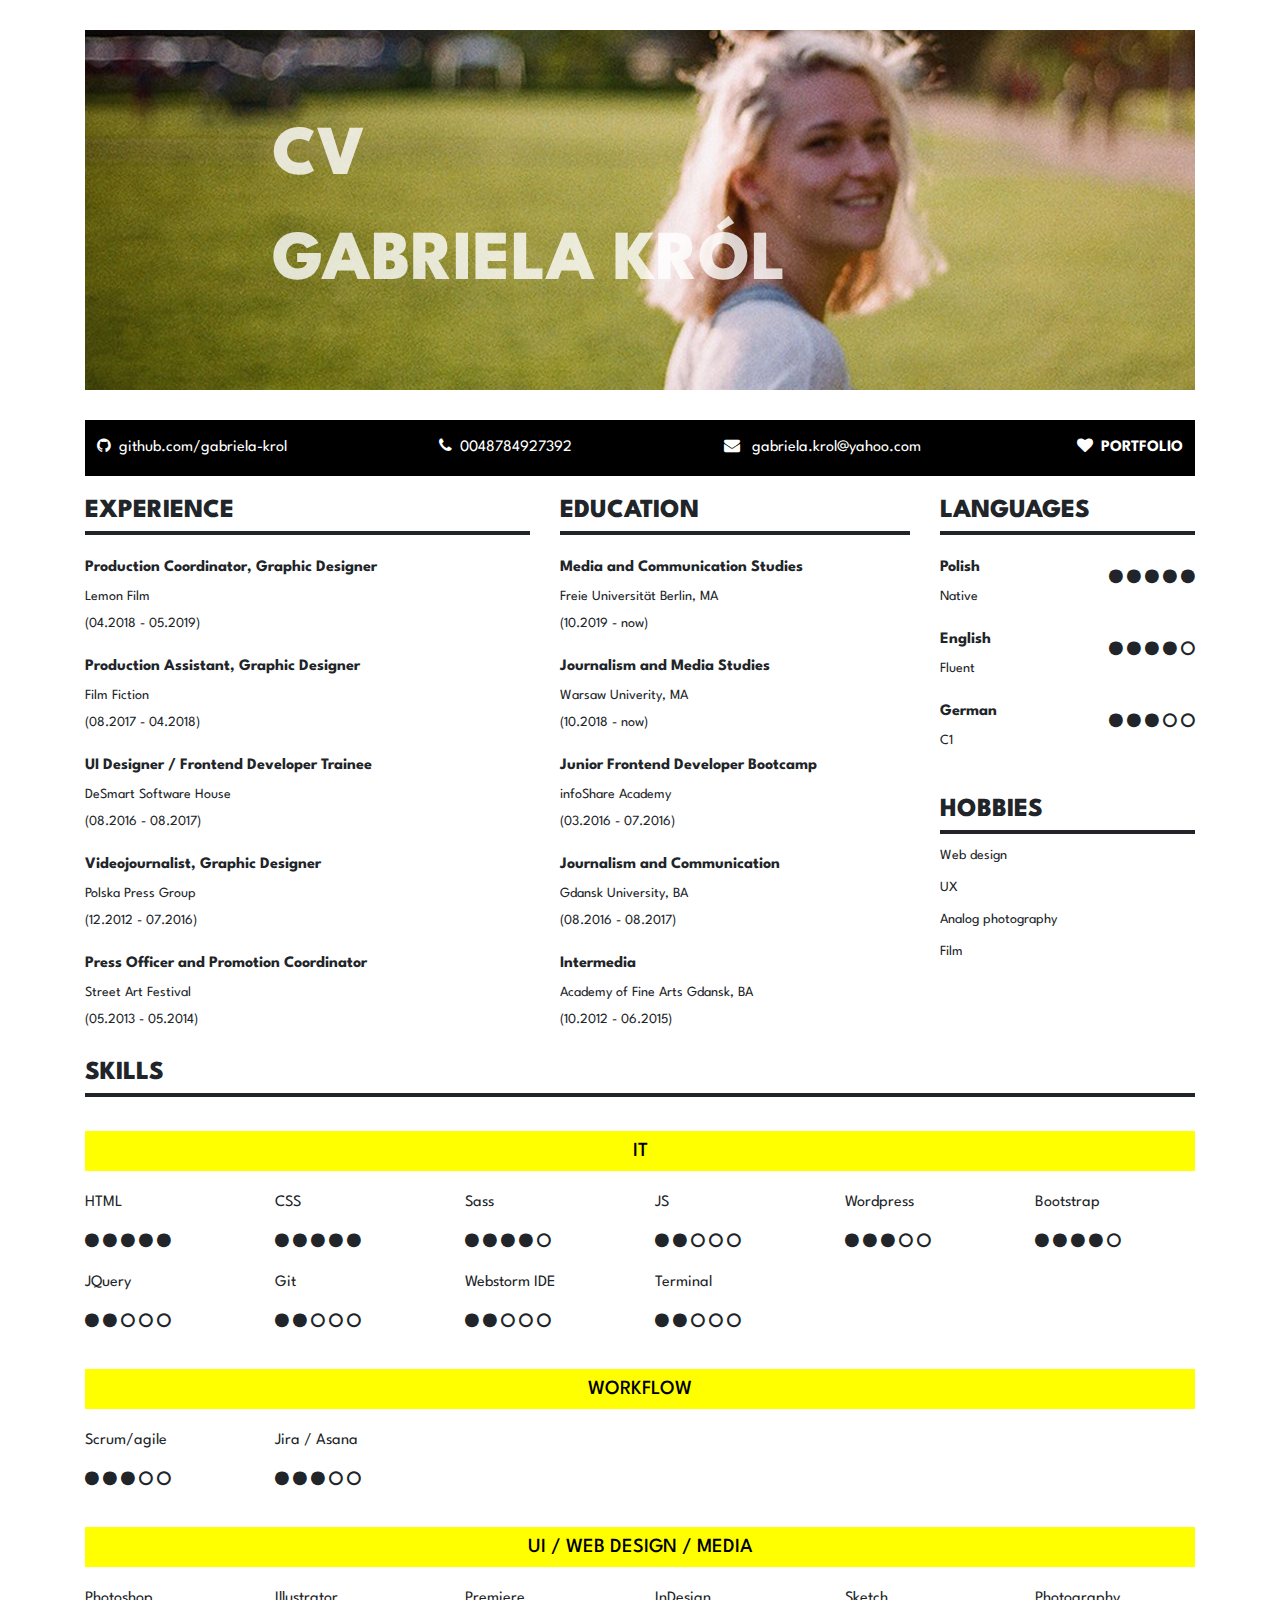
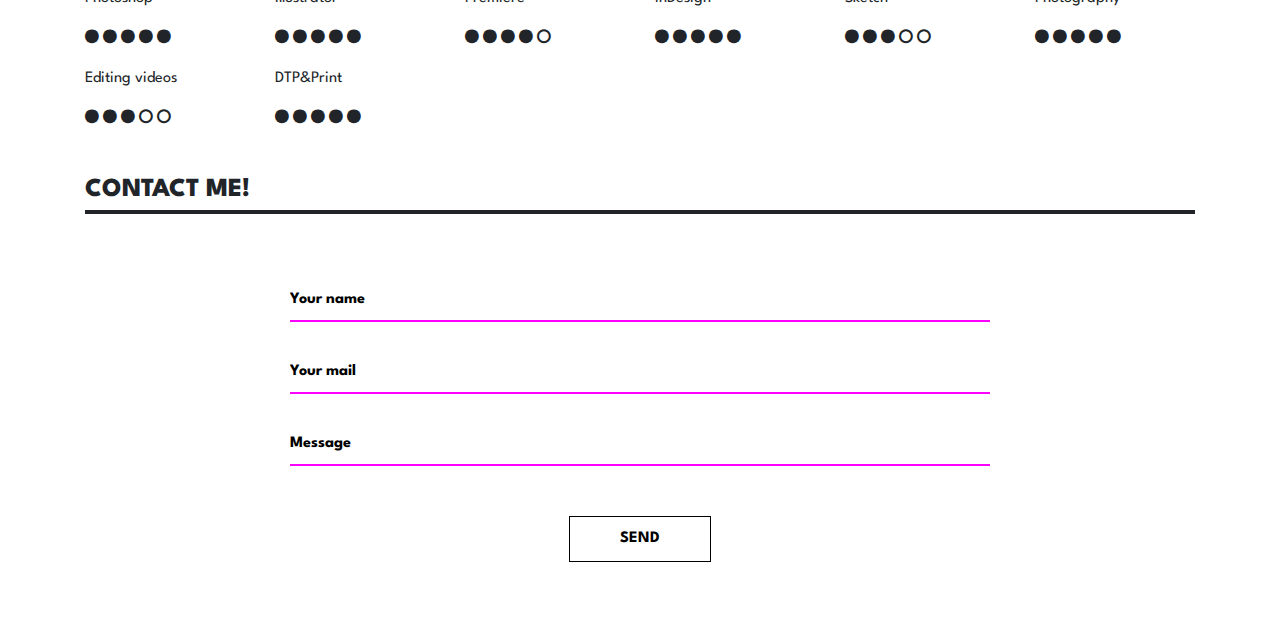
<file: index.html>
<!doctype html>
<html lang="en">
<head>
    <meta charset="utf-8">
    <meta name="viewport" content="width=device-width, initial-scale=1, shrink-to-fit=no">
    <link rel="stylesheet" href="https://stackpath.bootstrapcdn.com/bootstrap/4.3.1/css/bootstrap.min.css" integrity="sha384-ggOyR0iXCbMQv3Xipma34MD+dH/1fQ784/j6cY/iJTQUOhcWr7x9JvoRxT2MZw1T" crossorigin="anonymous">
    <link href="https://fonts.googleapis.com/css?family=Spartan:400,500,600,700,800&display=swap" rel="stylesheet">
    <link rel="stylesheet" type="text/css" href="style.css">
    <link rel="stylesheet" type="text/css" href="css/font-awesome.css">
    <link rel="stylesheet" type="text/css" href="css/set2.css">
    <title>Gabriela Krol - CV</title>
</head>
<body>
    <div class="container">
        <div class="row">
            <div class="col-md-12">
                <div id="parallax">
                    <p>CV<br/>GABRIELA KRÓL</p>
                </div>
            </div>
        </div>
        <div class="mt-2 mb-4">
            <div class="col-md-12 contact__container">
                <div class="contact__element">
                    <p class="d-inline">
                        <a class="contact__element--github" href="https://github.com/gabriela-krol?tab=repositories">
                            <i class="fa fa-github mr-2" aria-hidden="true"></i>github.com/gabriela-krol
                        </a>
                    </p>
                </div>
                <div class="contact__element">
                    <p class="d-inline"><i class="fa fa-phone mr-2" aria-hidden="true"></i>0048784927392</p>
                </div>
                <div class="contact__element">
                    <p class="d-inline">
                        <a class="contact__element--mail" href="mailto:gabriela.krol@yahoo.com">
                            <i class="fa fa-envelope mr-2" aria-hidden="true"></i>
                            gabriela.krol@yahoo.com
                        </a>
                    </p>
                </div>
                <div class="contact__element">
                    <p class="d-inline">
                        <a class="contact__element--portfolio" href="portfolio.html">
                            <i class="fa fa-heart mr-2" aria-hidden="true"></i>PORTFOLIO
                        </a>
                    </p>
                </div>
            </div>
        </div>
        <div class="row">
            <div class="col-md-5">
                <p class="section__title">Experience</p>
                <div class="positon">
                    <p class="positon__name">Production Coordinator, Graphic Designer</p>
                    <p class="positon__details">Lemon Film</p>
                    <p class="positon__details">(04.2018 - 05.2019)</p>
                </div>
                <div class="positon">
                    <p class="positon__name">Production Assistant, Graphic Designer</p>
                    <p class="positon__details">Film Fiction</p>
                    <p class="positon__details">(08.2017 - 04.2018)</p>
                </div>
                <div class="positon">
                    <p class="positon__name">UI Designer / Frontend Developer Trainee</p>
                    <p class="positon__details">DeSmart Software House</p>
                    <p class="positon__details">(08.2016 - 08.2017)</p>
                </div>
                <div class="positon">
                    <p class="positon__name">Videojournalist, Graphic Designer</p>
                    <p class="positon__details">Polska Press Group</p>
                    <p class="positon__details">(12.2012 - 07.2016)</p>
                </div>
                <div class="positon">
                    <p class="positon__name">Press Officer and Promotion Coordinator</p>
                    <p class="positon__details">Street Art Festival</p>
                    <p class="positon__details">(05.2013 - 05.2014)</p>
                </div>
            </div>
            <div class="col-md-4">
                <p class="section__title">Education</p>
                <div class="positon">
                    <p class="positon__name">Media and Communication Studies</p>
                    <p class="positon__details">Freie Universität Berlin, MA</p>
                    <p class="positon__details">(10.2019 - now)</p>
                </div>
                <div class="positon">
                    <p class="positon__name">Journalism and Media Studies</p>
                    <p class="positon__details">Warsaw Univerity, MA</p>
                    <p class="positon__details">(10.2018 - now)</p>
                </div>
                <div class="positon">
                    <p class="positon__name">Junior Frontend Developer Bootcamp</p>
                    <p class="positon__details">infoShare Academy</p>
                    <p class="positon__details">(03.2016 - 07.2016)</p>
                </div>
                <div class="positon">
                    <p class="positon__name">Journalism and Communication</p>
                    <p class="positon__details">Gdansk University, BA</p>
                    <p class="positon__details">(08.2016 - 08.2017)</p>
                </div>
                <div class="positon">
                    <p class="positon__name">Intermedia</p>
                    <p class="positon__details">Academy of Fine Arts Gdansk, BA</p>
                    <p class="positon__details">(10.2012 - 06.2015)</p>
                </div>

            </div>
            <div class="col-md-3">
                <div class="row">
                    <div class="col-md-12">
                        <p class="section__title">Languages</p>
                    </div>
                </div>
                <div class="row">
                    <div class="col-md-6">
                        <div class="positon">
                            <p class="positon__name">Polish</p>
                            <p class="positon__details">Native</p>
                        </div>
                    </div>
                    <div class="col-md-6">
                        <div class="position__dots__container">
                            <i class="fa fa-circle" aria-hidden="true"></i>
                            <i class="fa fa-circle" aria-hidden="true"></i>
                            <i class="fa fa-circle" aria-hidden="true"></i>
                            <i class="fa fa-circle" aria-hidden="true"></i>
                            <i class="fa fa-circle" aria-hidden="true"></i>
                        </div>
                    </div>
                </div>
                <div class="row">
                    <div class="col-md-6">
                        <div class="positon">
                            <p class="positon__name">English</p>
                            <p class="positon__details">Fluent</p>
                        </div>
                    </div>
                    <div class="col-md-6">
                        <div class="position__dots__container">
                            <i class="fa fa-circle" aria-hidden="true"></i>
                            <i class="fa fa-circle" aria-hidden="true"></i>
                            <i class="fa fa-circle" aria-hidden="true"></i>
                            <i class="fa fa-circle" aria-hidden="true"></i>
                            <i class="fa fa-circle-o" aria-hidden="true"></i>
                        </div>
                    </div>
                </div>
                <div class="row">
                    <div class="col-md-6">
                        <div class="positon">
                            <p class="positon__name">German</p>
                            <p class="positon__details">C1</p>
                        </div>
                    </div>
                    <div class="col-md-6">
                        <div class="position__dots__container">
                            <i class="fa fa-circle" aria-hidden="true"></i>
                            <i class="fa fa-circle" aria-hidden="true"></i>
                            <i class="fa fa-circle" aria-hidden="true"></i>
                            <i class="fa fa-circle-o" aria-hidden="true"></i>
                            <i class="fa fa-circle-o" aria-hidden="true"></i>
                        </div>
                    </div>
                </div>
                <div class="row">
                    <div class="col-md-12 mt-4">
                        <p class="section__title">Hobbies</p>
                        <div class="positon">
                            <p class="positon__details">Web design</p>
                        </div>
                        <div class="positon">
                            <p class="positon__details">UX</p>
                        </div>
                        <div class="positon">
                            <p class="positon__details">Analog photography</p>
                        </div>
                        <div class="positon">
                            <p class="positon__details">Film</p>
                        </div>
                    </div>
                </div>
            </div>
        </div>
        <div class="row">
            <div class="col-md-12 mt-2">
                <p class="section__title">Skills</p>
            </div>
            <div class="col-md-12 mt-2">
                <p class="section__title--skills">IT</p>
            </div>
            <div class="col-md-2">
                <p>HTML</p>
                <p>
                    <i class="fa fa-circle" aria-hidden="true"></i>
                    <i class="fa fa-circle" aria-hidden="true"></i>
                    <i class="fa fa-circle" aria-hidden="true"></i>
                    <i class="fa fa-circle" aria-hidden="true"></i>
                    <i class="fa fa-circle" aria-hidden="true"></i>
                </p>
            </div>
            <div class="col-md-2">
                <p>CSS</p>
                <p>
                    <i class="fa fa-circle" aria-hidden="true"></i>
                    <i class="fa fa-circle" aria-hidden="true"></i>
                    <i class="fa fa-circle" aria-hidden="true"></i>
                    <i class="fa fa-circle" aria-hidden="true"></i>
                    <i class="fa fa-circle" aria-hidden="true"></i>
                </p>
            </div>
            <div class="col-md-2">
                <p>Sass</p>
                <p>
                    <i class="fa fa-circle" aria-hidden="true"></i>
                    <i class="fa fa-circle" aria-hidden="true"></i>
                    <i class="fa fa-circle" aria-hidden="true"></i>
                    <i class="fa fa-circle" aria-hidden="true"></i>
                    <i class="fa fa-circle-o" aria-hidden="true"></i>
                </p>
            </div>
            <div class="col-md-2">
                <p>JS</p>
                <p>
                    <i class="fa fa-circle" aria-hidden="true"></i>
                    <i class="fa fa-circle" aria-hidden="true"></i>
                    <i class="fa fa-circle-o" aria-hidden="true"></i>
                    <i class="fa fa-circle-o" aria-hidden="true"></i>
                    <i class="fa fa-circle-o" aria-hidden="true"></i>
                </p>
            </div>
            <div class="col-md-2">
                <p>Wordpress</p>
                <p>
                    <i class="fa fa-circle" aria-hidden="true"></i>
                    <i class="fa fa-circle" aria-hidden="true"></i>
                    <i class="fa fa-circle" aria-hidden="true"></i>
                    <i class="fa fa-circle-o" aria-hidden="true"></i>
                    <i class="fa fa-circle-o" aria-hidden="true"></i>
                </p>
            </div>
            <div class="col-md-2">
                <p>Bootstrap</p>
                <p>
                    <i class="fa fa-circle" aria-hidden="true"></i>
                    <i class="fa fa-circle" aria-hidden="true"></i>
                    <i class="fa fa-circle" aria-hidden="true"></i>
                    <i class="fa fa-circle" aria-hidden="true"></i>
                    <i class="fa fa-circle-o" aria-hidden="true"></i>
                </p>
            </div>
            <div class="col-md-2">
                <p>JQuery</p>
                <p>
                    <i class="fa fa-circle" aria-hidden="true"></i>
                    <i class="fa fa-circle" aria-hidden="true"></i>
                    <i class="fa fa-circle-o" aria-hidden="true"></i>
                    <i class="fa fa-circle-o" aria-hidden="true"></i>
                    <i class="fa fa-circle-o" aria-hidden="true"></i>
                </p>
            </div>
            <div class="col-md-2">
                <p>Git</p>
                <p>
                    <i class="fa fa-circle" aria-hidden="true"></i>
                    <i class="fa fa-circle" aria-hidden="true"></i>
                    <i class="fa fa-circle-o" aria-hidden="true"></i>
                    <i class="fa fa-circle-o" aria-hidden="true"></i>
                    <i class="fa fa-circle-o" aria-hidden="true"></i>
                </p>
            </div>
            <div class="col-md-2">
                <p>Webstorm IDE</p>
                <p>
                    <i class="fa fa-circle" aria-hidden="true"></i>
                    <i class="fa fa-circle" aria-hidden="true"></i>
                    <i class="fa fa-circle-o" aria-hidden="true"></i>
                    <i class="fa fa-circle-o" aria-hidden="true"></i>
                    <i class="fa fa-circle-o" aria-hidden="true"></i>
                </p>
            </div>
            <div class="col-md-2">
                <p>Terminal</p>
                <p>
                    <i class="fa fa-circle" aria-hidden="true"></i>
                    <i class="fa fa-circle" aria-hidden="true"></i>
                    <i class="fa fa-circle-o" aria-hidden="true"></i>
                    <i class="fa fa-circle-o" aria-hidden="true"></i>
                    <i class="fa fa-circle-o" aria-hidden="true"></i>
                </p>
            </div>
            <div class="col-md-12 mt-2">
                <p class="section__title--skills">WORKFLOW</p>
            </div>
            <div class="col-md-2">
                <p>Scrum/agile</p>
                <p>
                    <i class="fa fa-circle" aria-hidden="true"></i>
                    <i class="fa fa-circle" aria-hidden="true"></i>
                    <i class="fa fa-circle" aria-hidden="true"></i>
                    <i class="fa fa-circle-o" aria-hidden="true"></i>
                    <i class="fa fa-circle-o" aria-hidden="true"></i>
                </p>
            </div>
            <div class="col-md-2">
                <p>Jira / Asana</p>
                <p>
                    <i class="fa fa-circle" aria-hidden="true"></i>
                    <i class="fa fa-circle" aria-hidden="true"></i>
                    <i class="fa fa-circle" aria-hidden="true"></i>
                    <i class="fa fa-circle-o" aria-hidden="true"></i>
                    <i class="fa fa-circle-o" aria-hidden="true"></i>
                </p>
            </div>
            <div class="col-md-12 mt-2">
                <p class="section__title--skills">UI / WEB DESIGN / MEDIA</p>
            </div>
            <div class="col-md-2">
                <p>Photoshop</p>
                <p>
                    <i class="fa fa-circle" aria-hidden="true"></i>
                    <i class="fa fa-circle" aria-hidden="true"></i>
                    <i class="fa fa-circle" aria-hidden="true"></i>
                    <i class="fa fa-circle" aria-hidden="true"></i>
                    <i class="fa fa-circle" aria-hidden="true"></i>
                </p>
            </div>
            <div class="col-md-2">
                <p>Illustrator</p>
                <p>
                    <i class="fa fa-circle" aria-hidden="true"></i>
                    <i class="fa fa-circle" aria-hidden="true"></i>
                    <i class="fa fa-circle" aria-hidden="true"></i>
                    <i class="fa fa-circle" aria-hidden="true"></i>
                    <i class="fa fa-circle" aria-hidden="true"></i>
                </p>
            </div>
            <div class="col-md-2">
                <p>Premiere</p>
                <p>
                    <i class="fa fa-circle" aria-hidden="true"></i>
                    <i class="fa fa-circle" aria-hidden="true"></i>
                    <i class="fa fa-circle" aria-hidden="true"></i>
                    <i class="fa fa-circle" aria-hidden="true"></i>
                    <i class="fa fa-circle-o" aria-hidden="true"></i>
                </p>
            </div>
            <div class="col-md-2">
                <p>InDesign</p>
                <p>
                    <i class="fa fa-circle" aria-hidden="true"></i>
                    <i class="fa fa-circle" aria-hidden="true"></i>
                    <i class="fa fa-circle" aria-hidden="true"></i>
                    <i class="fa fa-circle" aria-hidden="true"></i>
                    <i class="fa fa-circle" aria-hidden="true"></i>
                </p>
            </div>
            <div class="col-md-2">
                <p>Sketch</p>
                <p>
                    <i class="fa fa-circle" aria-hidden="true"></i>
                    <i class="fa fa-circle" aria-hidden="true"></i>
                    <i class="fa fa-circle" aria-hidden="true"></i>
                    <i class="fa fa-circle-o" aria-hidden="true"></i>
                    <i class="fa fa-circle-o" aria-hidden="true"></i>
                </p>
            </div>
            <div class="col-md-2">
                <p>Photography</p>
                <p>
                    <i class="fa fa-circle" aria-hidden="true"></i>
                    <i class="fa fa-circle" aria-hidden="true"></i>
                    <i class="fa fa-circle" aria-hidden="true"></i>
                    <i class="fa fa-circle" aria-hidden="true"></i>
                    <i class="fa fa-circle" aria-hidden="true"></i>
                </p>
            </div>
            <div class="col-md-2">
                <p>Editing videos</p>
                <p>
                    <i class="fa fa-circle" aria-hidden="true"></i>
                    <i class="fa fa-circle" aria-hidden="true"></i>
                    <i class="fa fa-circle" aria-hidden="true"></i>
                    <i class="fa fa-circle-o" aria-hidden="true"></i>
                    <i class="fa fa-circle-o" aria-hidden="true"></i>
                </p>
            </div>
            <div class="col-md-2">
                <p>DTP&Print</p>
                <p>
                    <i class="fa fa-circle" aria-hidden="true"></i>
                    <i class="fa fa-circle" aria-hidden="true"></i>
                    <i class="fa fa-circle" aria-hidden="true"></i>
                    <i class="fa fa-circle" aria-hidden="true"></i>
                    <i class="fa fa-circle" aria-hidden="true"></i>
                </p>
            </div>
        </div>
        <div class="row">
            <div class="col-md-12 mt-4">
                <p class="section__title">Contact me!</p>
                <div class="text-center">
                    <form class="contact__form"
                            action="https://formspree.io/mwkqabov"
                            method="POST"
                            autocomplete="off"
                    >
                        <span class="input input--manami">
                            <input class="input__field input__field--manami" type="text" id="name" name="name" autocomplete="off" required/>
                            <label class="input__label input__label--manami" for="name">
                                <span class="input__label-content input__label-content--manami">Your name</span>
                            </label>
                        </span>

                        <span class="input input--manami">
                            <input class="input__field input__field--manami" type="email" id="mail" name="mail" autocomplete="off" required/>
                            <label class="input__label input__label--manami" for="mail">
                                <span class="input__label-content input__label-content--manami">Your mail</span>
                            </label>
                        </span>

                        <span class="input input--manami">
                        <input class="input__field input__field--manami" type="text" id="message" name="message" autocomplete="off" required/>
                        <label class="input__label input__label--manami" for="message">
                            <span class="input__label-content input__label-content--manami">Message</span>
                        </label>
                        </span>

                        <button type="submit" value="Send" class="btn btn-outline-dark" id="button--send">SEND</button>
                    </form>
                </div>
            </div>
        </div>
    </div>
    <script src="https://code.jquery.com/jquery-3.3.1.slim.min.js" integrity="sha384-q8i/X+965DzO0rT7abK41JStQIAqVgRVzpbzo5smXKp4YfRvH+8abtTE1Pi6jizo" crossorigin="anonymous"></script>
    <script src="https://cdnjs.cloudflare.com/ajax/libs/popper.js/1.14.7/umd/popper.min.js" integrity="sha384-UO2eT0CpHqdSJQ6hJty5KVphtPhzWj9WO1clHTMGa3JDZwrnQq4sF86dIHNDz0W1" crossorigin="anonymous"></script>
    <script src="https://stackpath.bootstrapcdn.com/bootstrap/4.3.1/js/bootstrap.min.js" integrity="sha384-JjSmVgyd0p3pXB1rRibZUAYoIIy6OrQ6VrjIEaFf/nJGzIxFDsf4x0xIM+B07jRM" crossorigin="anonymous"></script>
    <script type="text/javascript" src="js/nice-effect.js"></script>
    <script type="text/javascript" src="js/classie.js"></script>
</body>
</html>
</file>
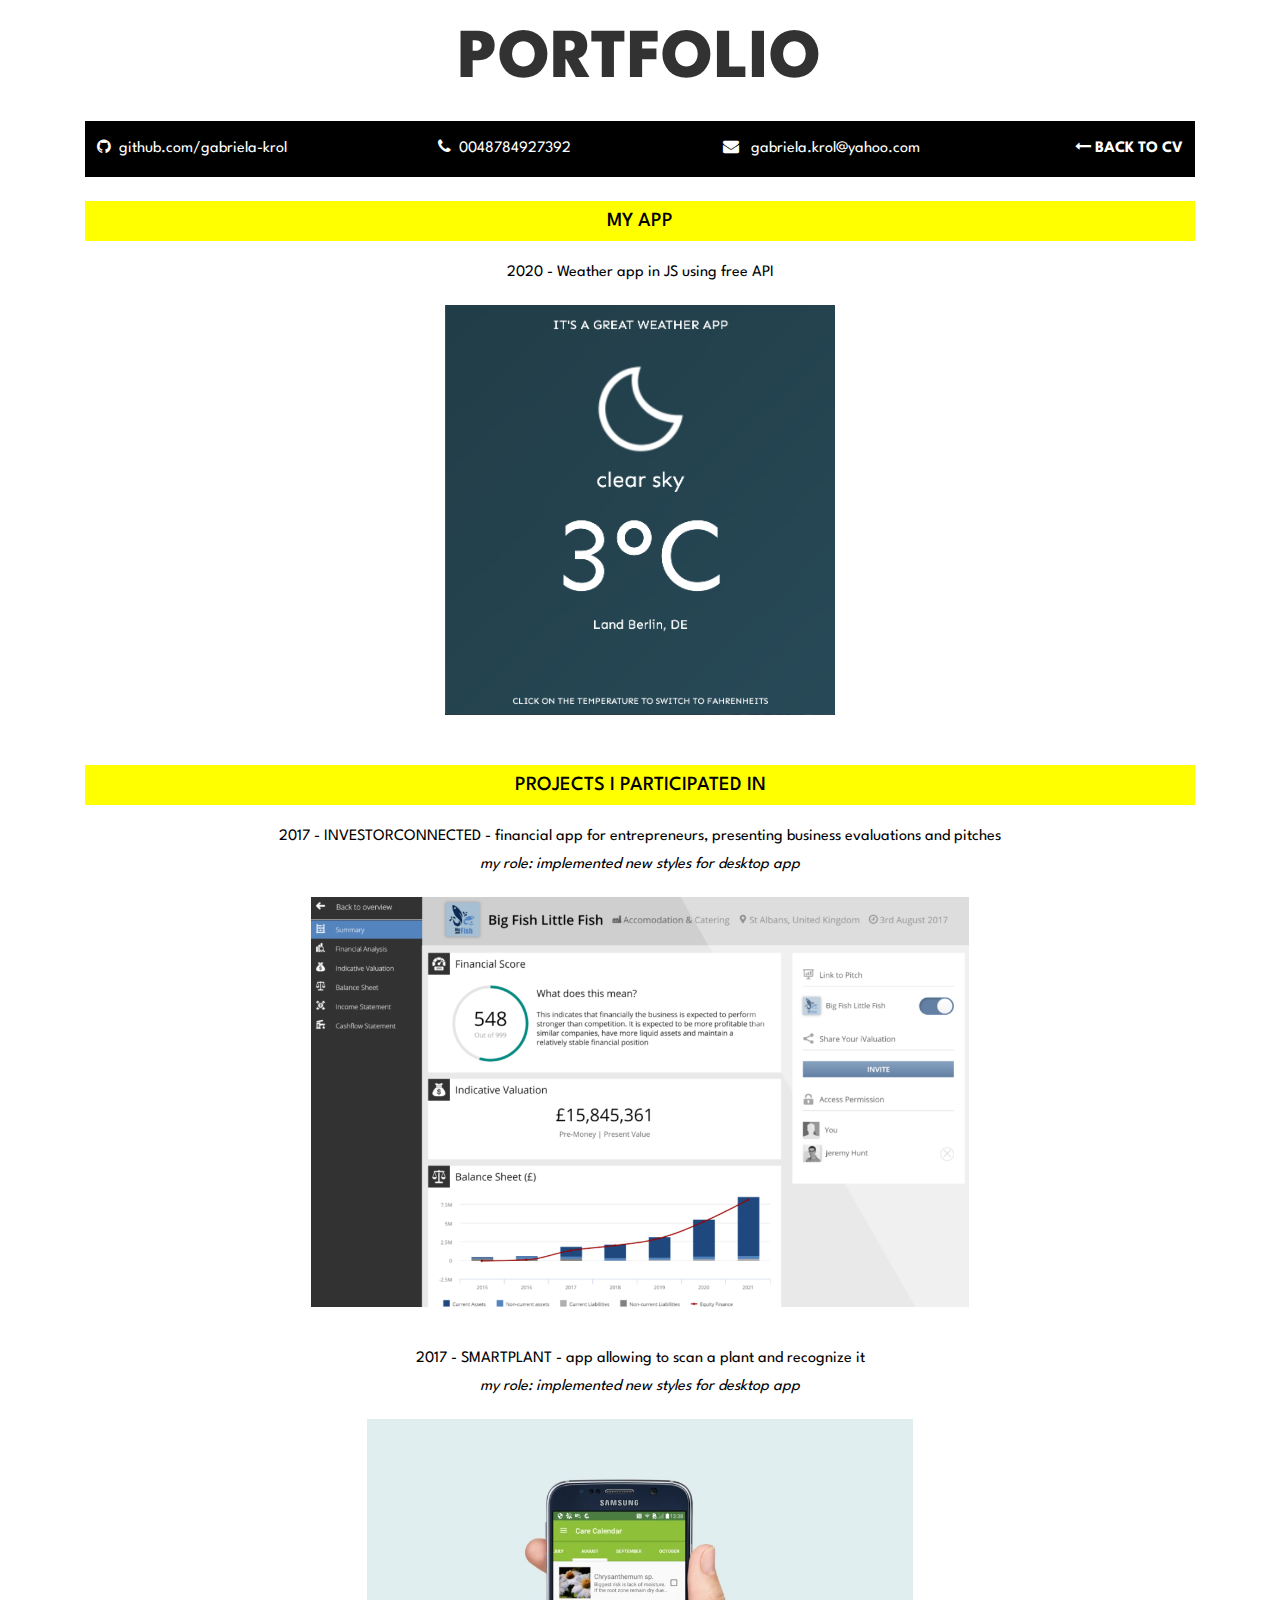
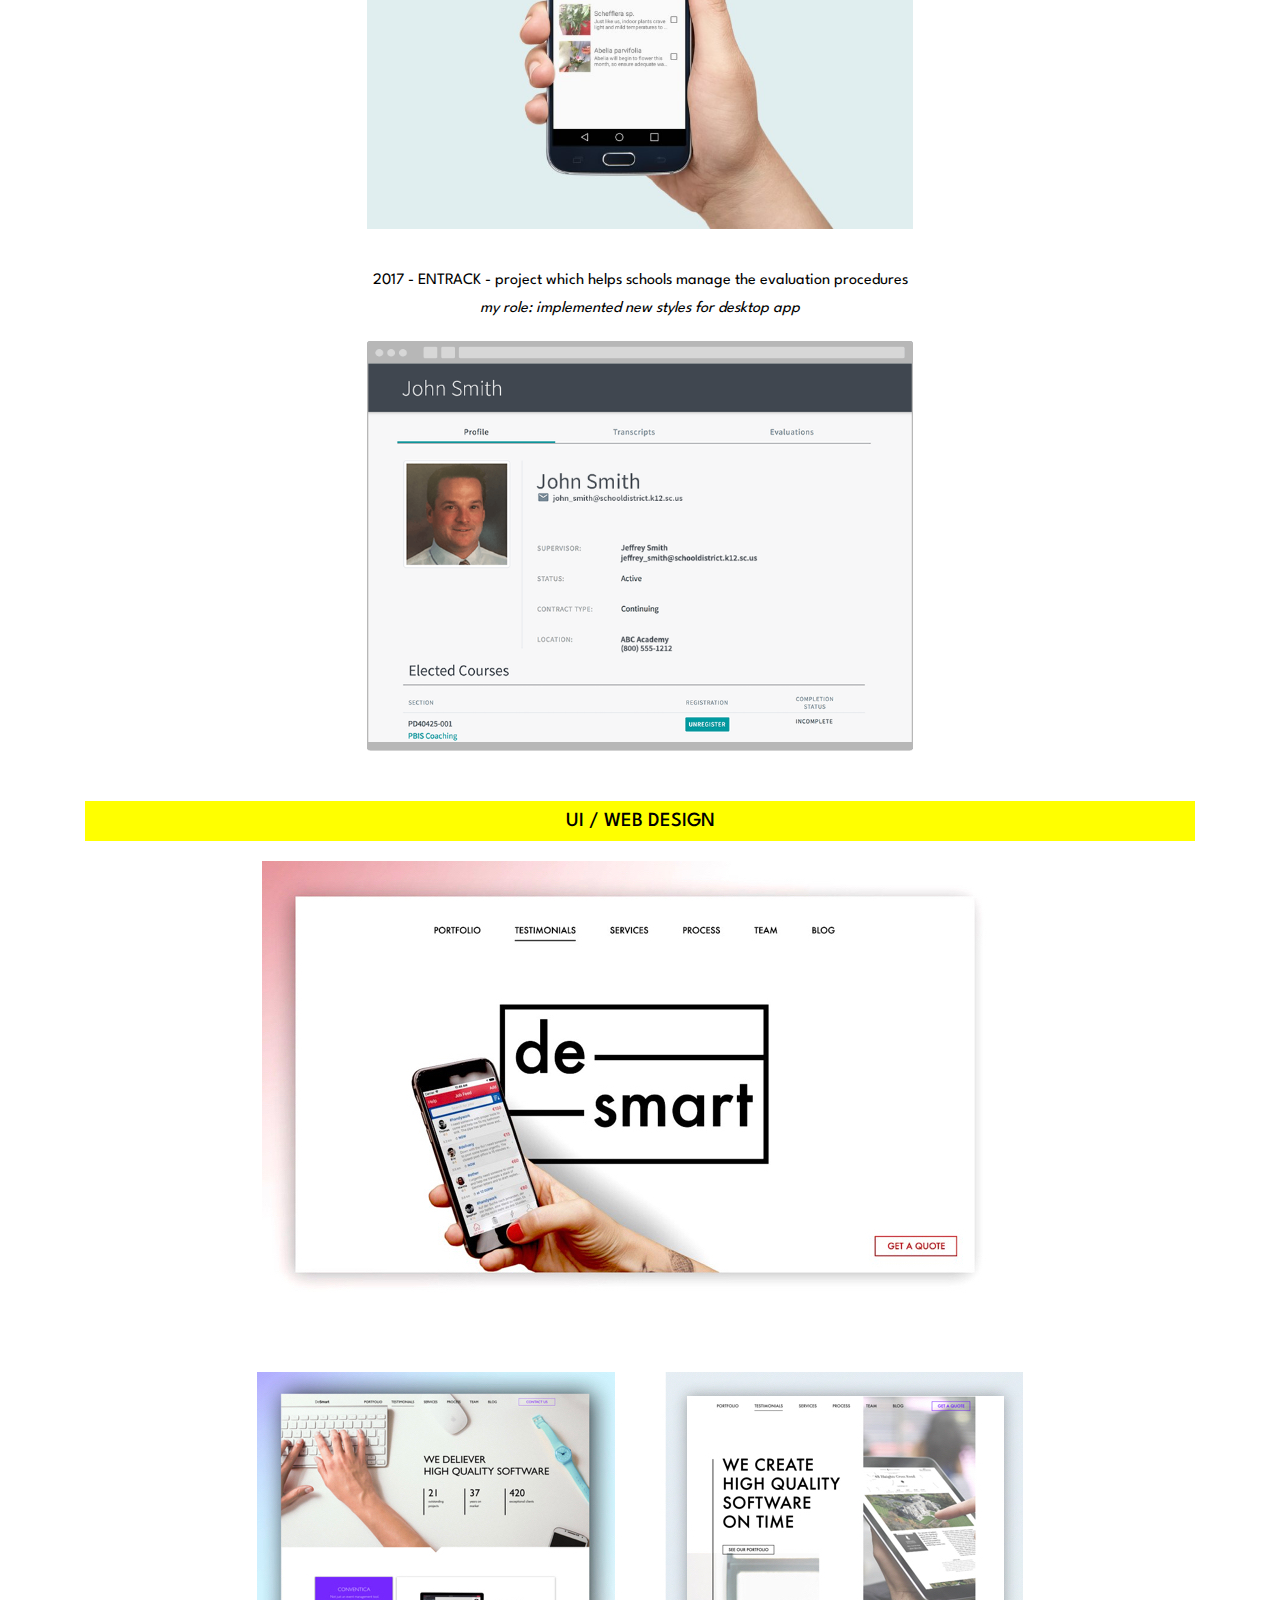
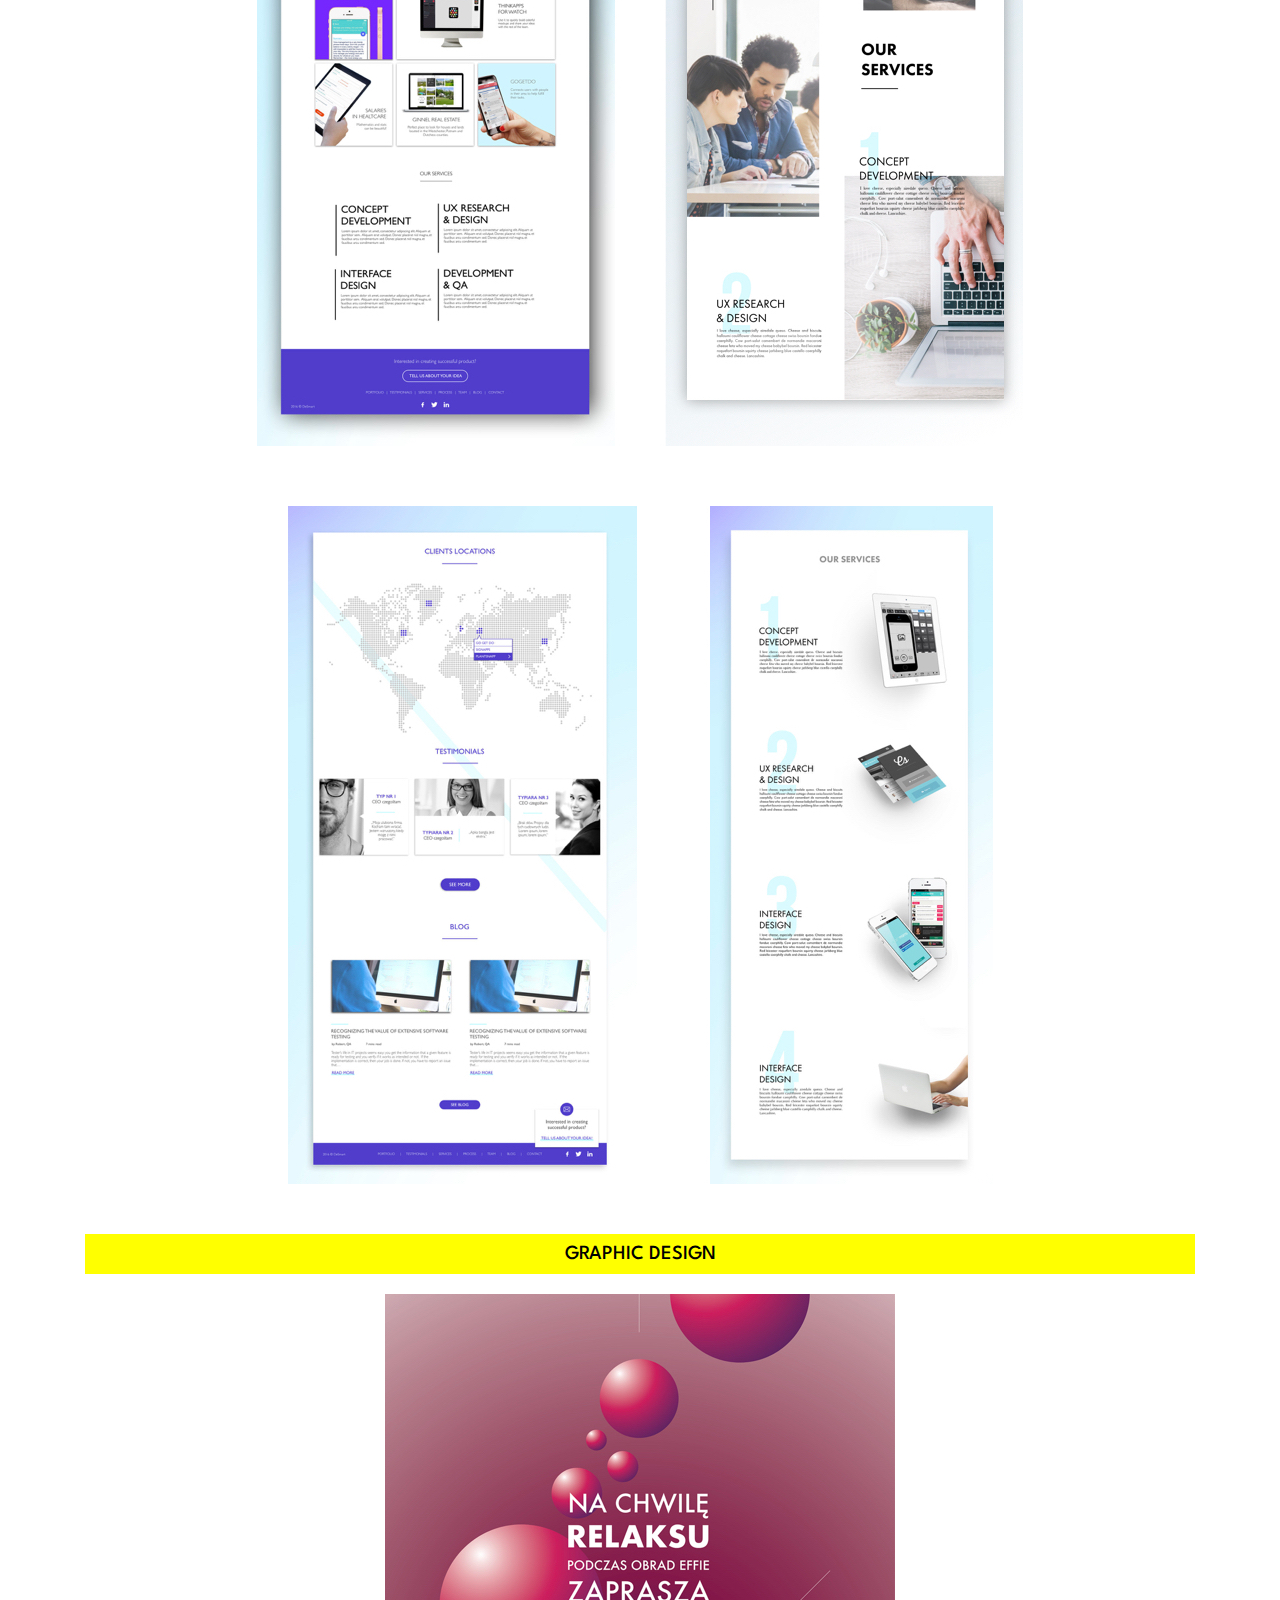
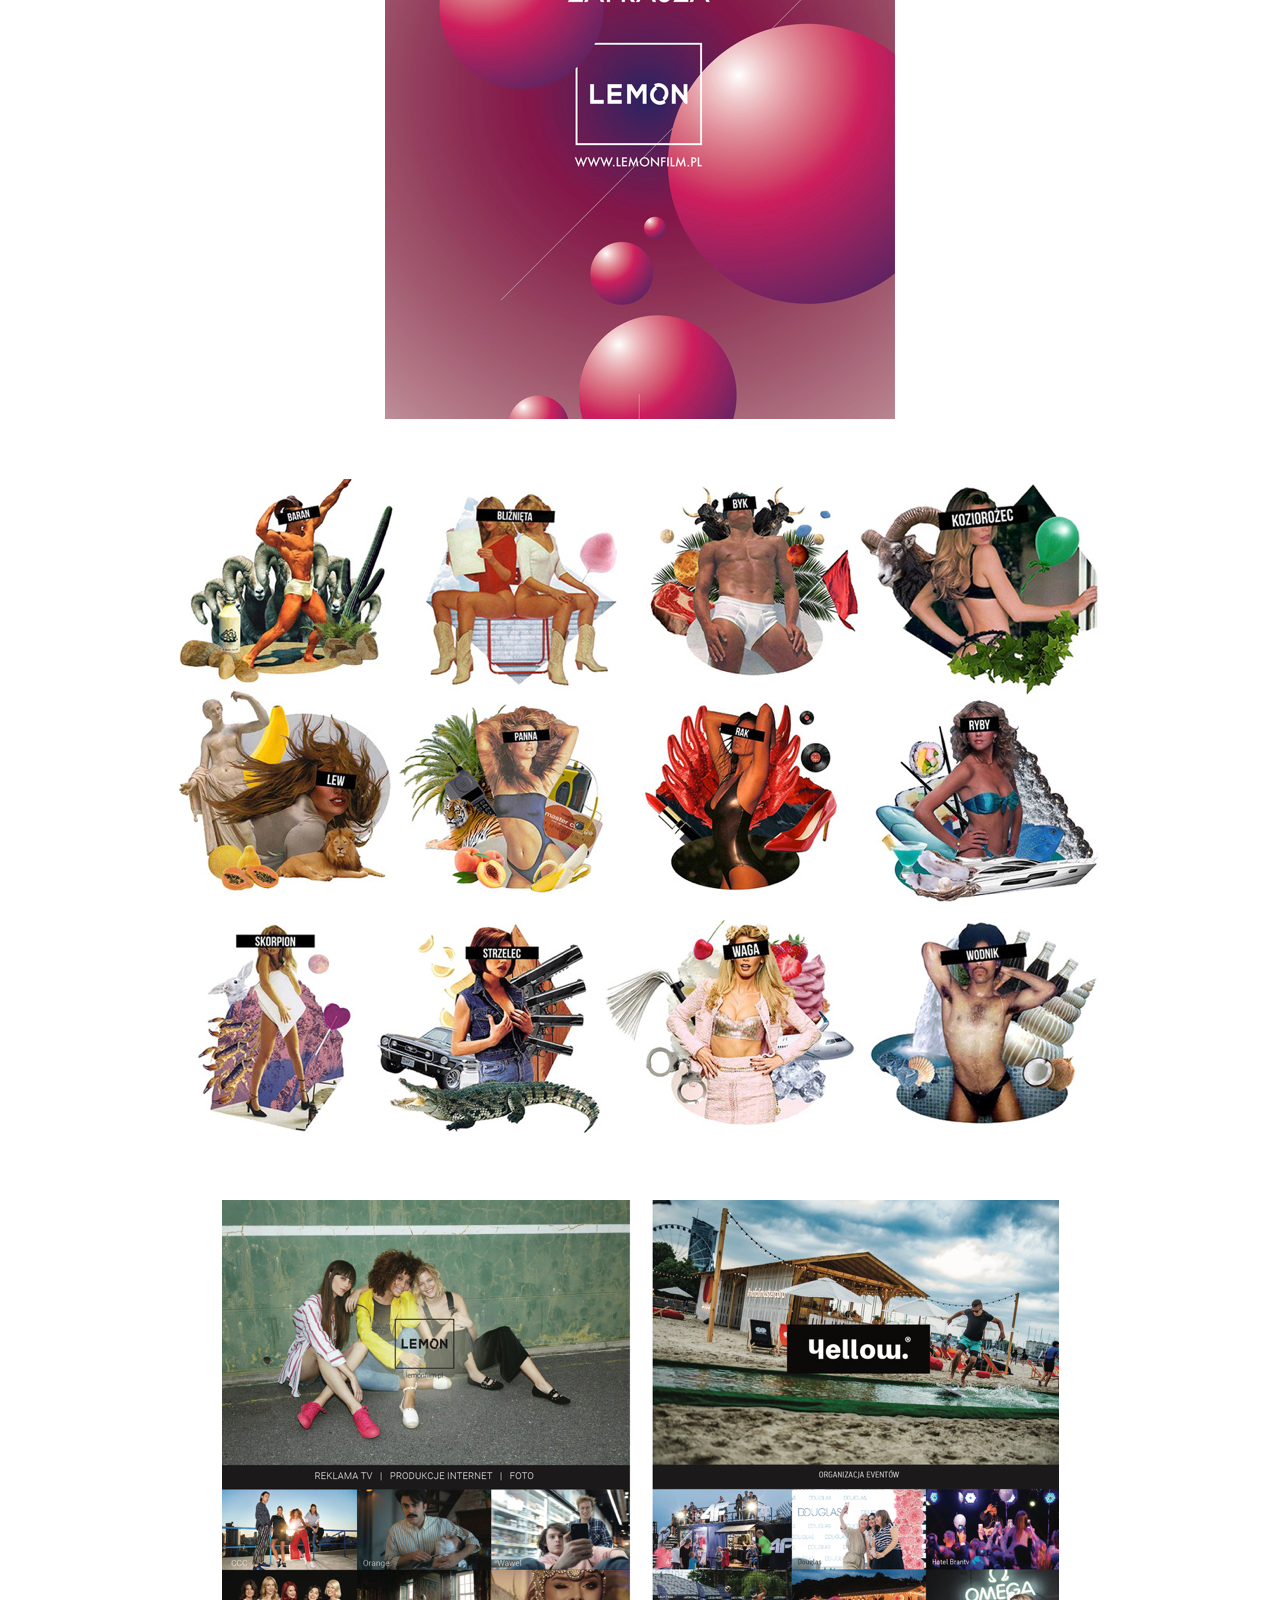
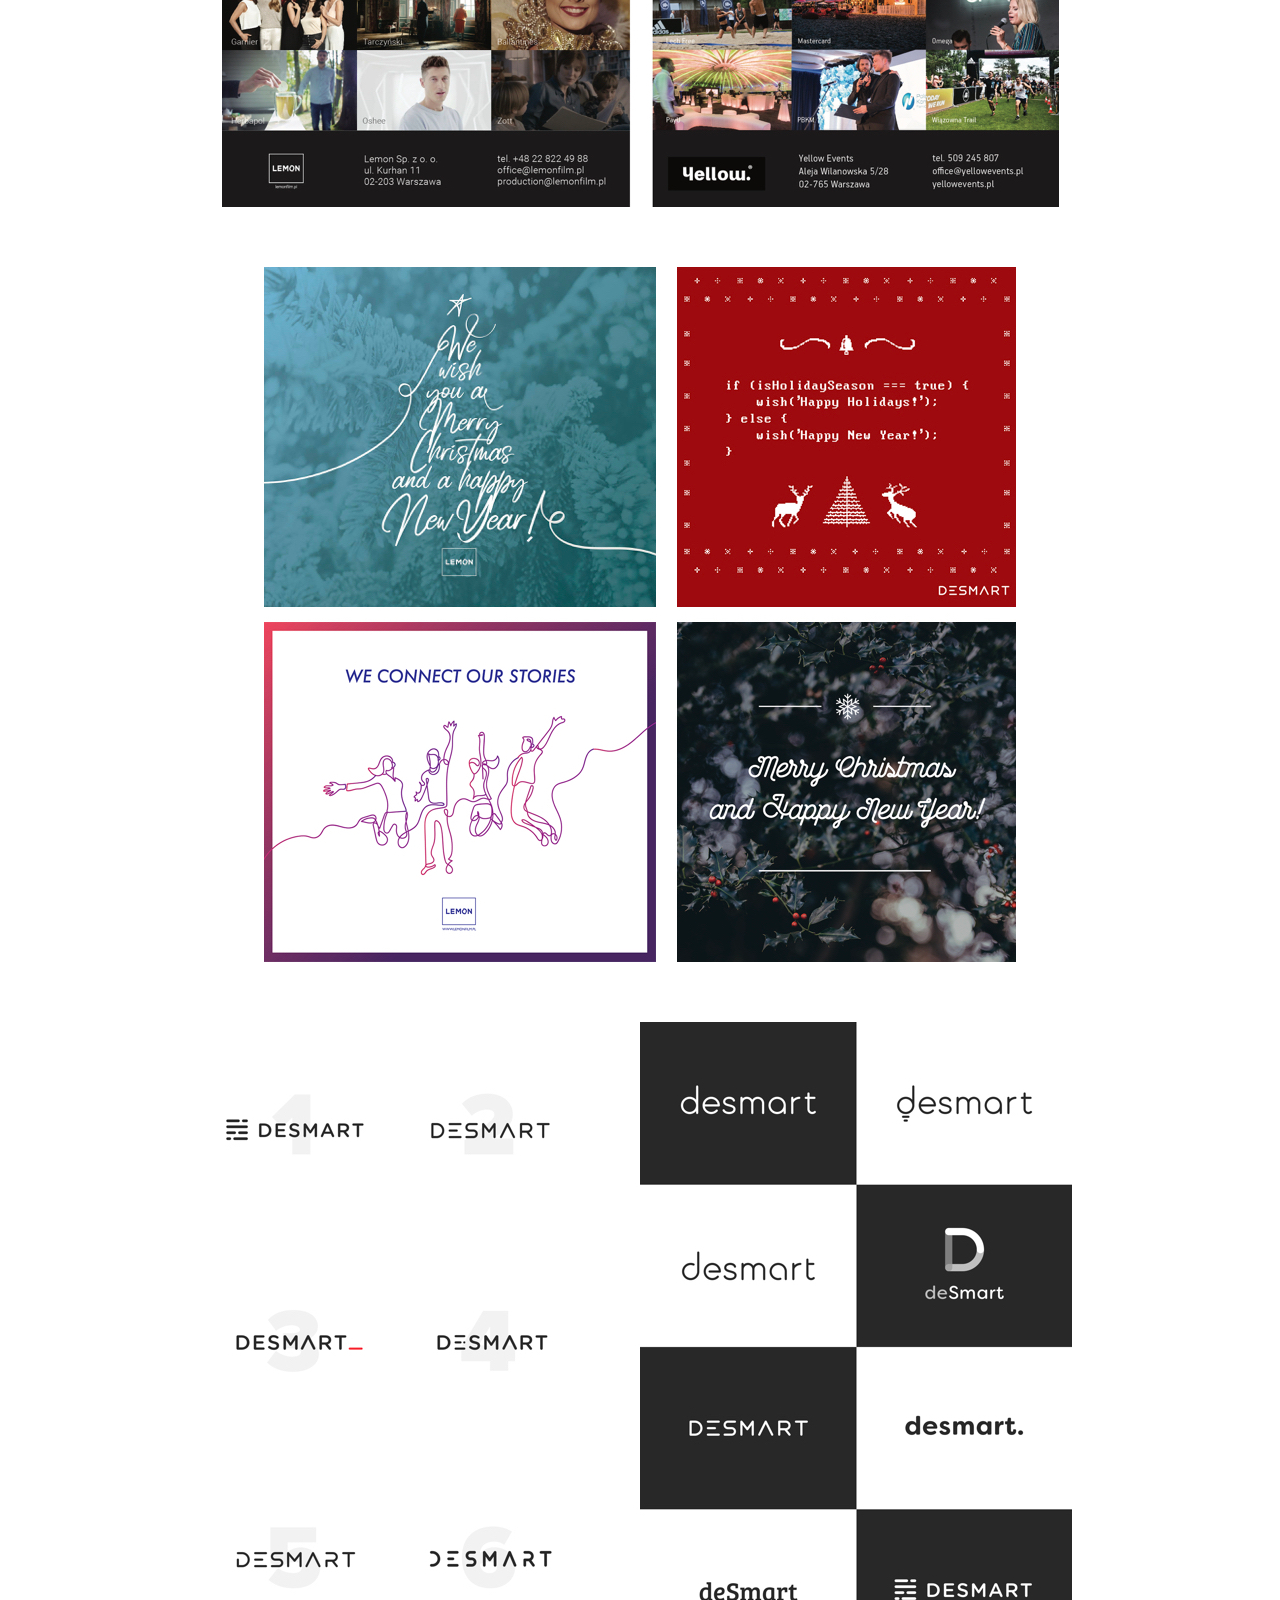
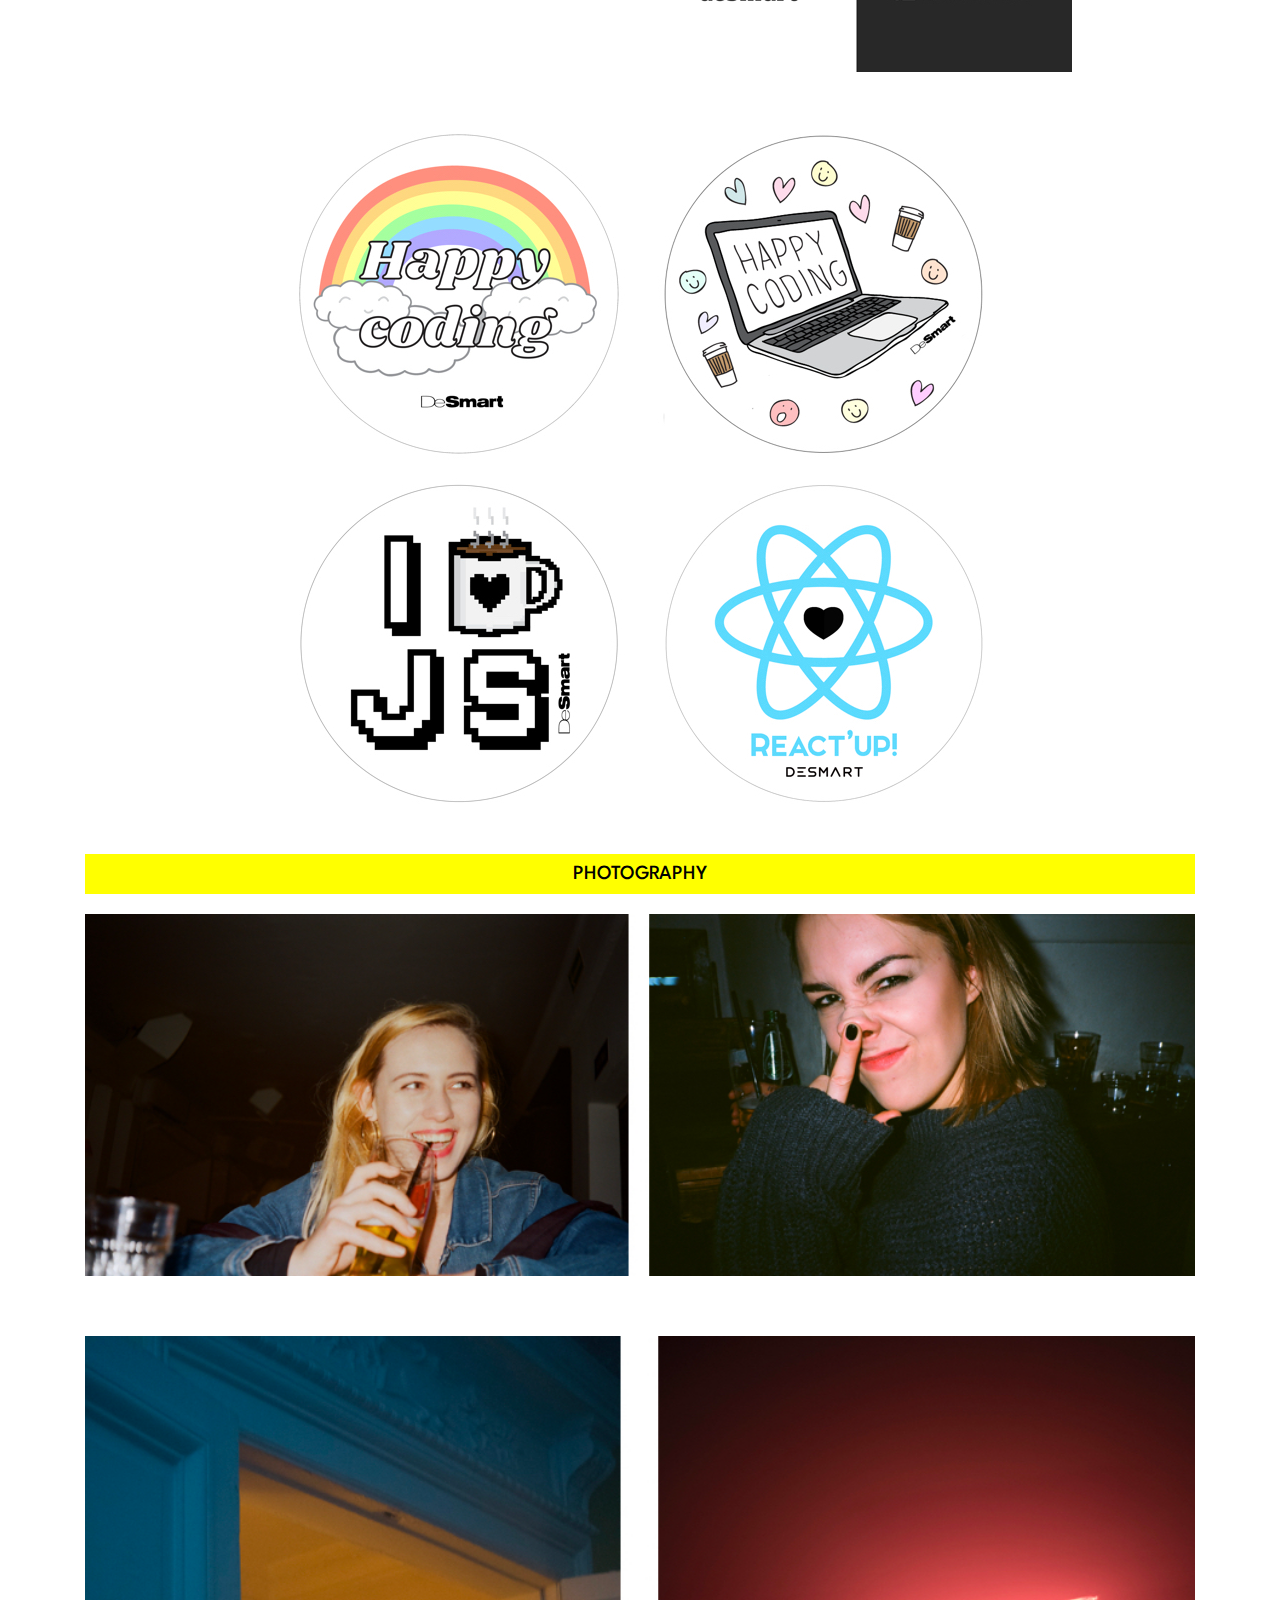
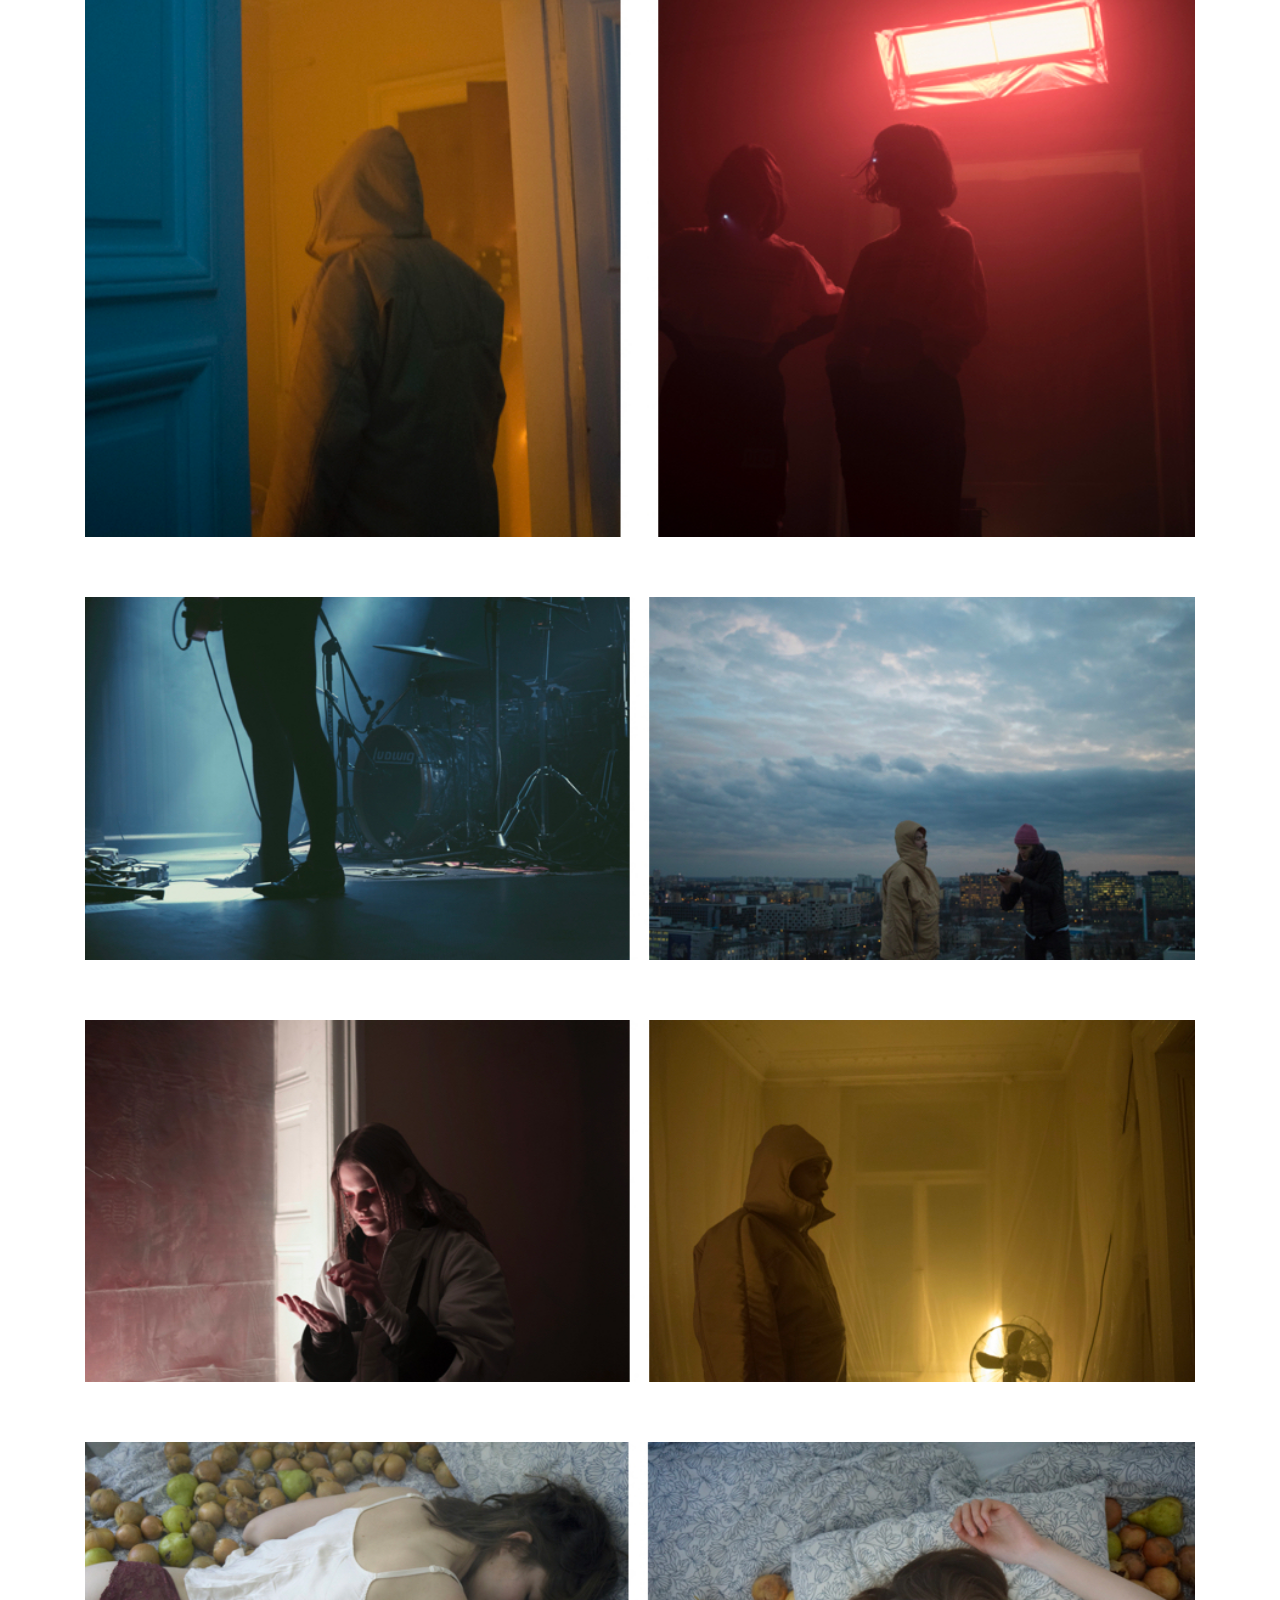
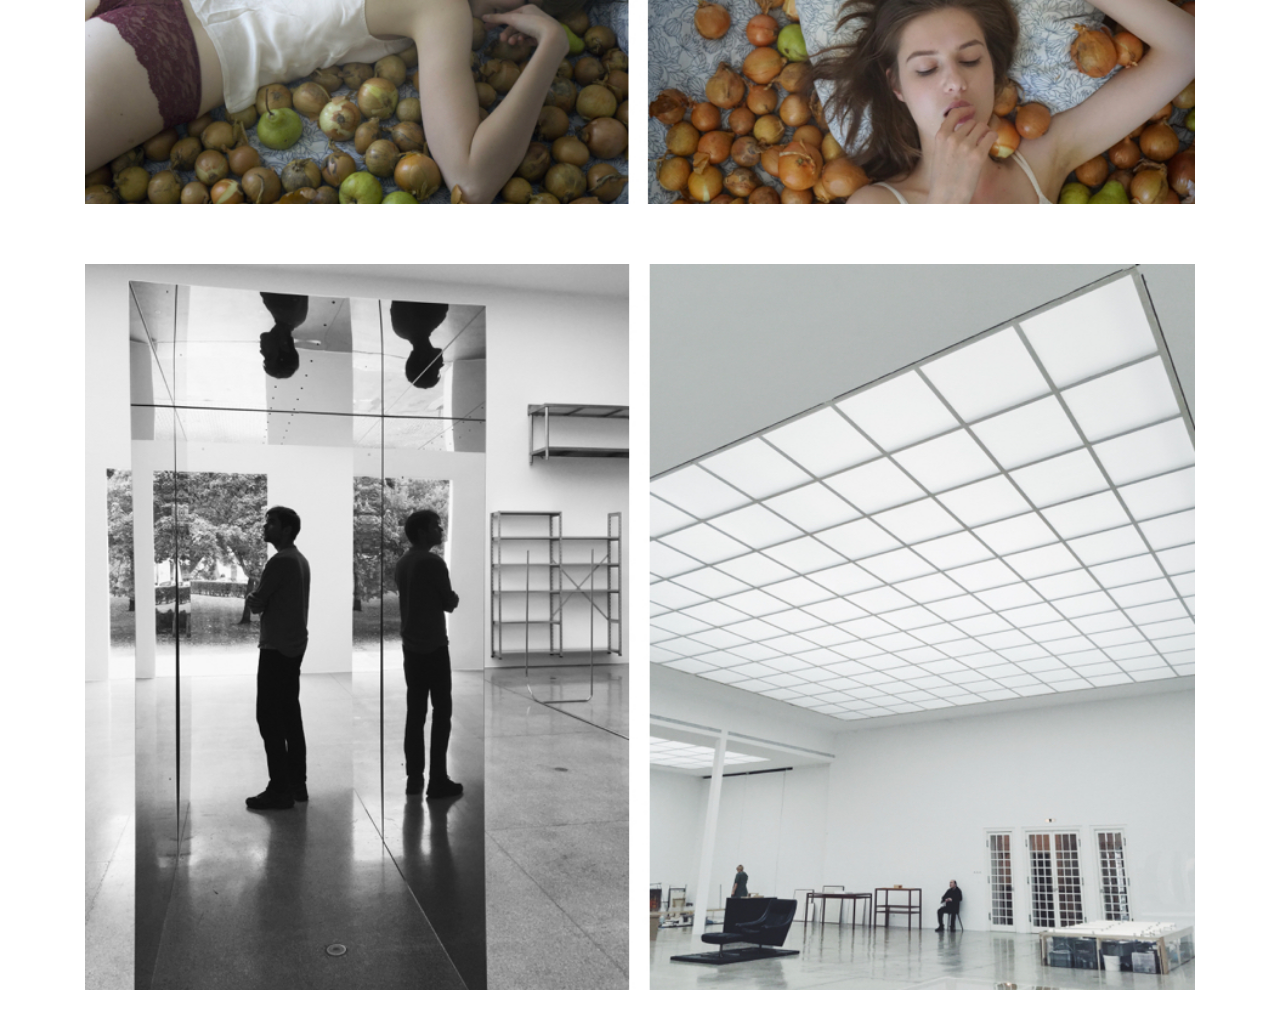
<file: portfolio.html>
<!doctype html>
<html lang="en">
<head>
    <meta charset="utf-8">
    <meta name="viewport" content="width=device-width, initial-scale=1, shrink-to-fit=no">
    <link rel="stylesheet" href="https://stackpath.bootstrapcdn.com/bootstrap/4.3.1/css/bootstrap.min.css" integrity="sha384-ggOyR0iXCbMQv3Xipma34MD+dH/1fQ784/j6cY/iJTQUOhcWr7x9JvoRxT2MZw1T" crossorigin="anonymous">
    <link href="https://fonts.googleapis.com/css?family=Spartan:400,500,600,700,800&display=swap" rel="stylesheet">
    <link rel="stylesheet" type="text/css" href="css/font-awesome.css">
    <link rel="stylesheet" type="text/css" href="style.css">
    <title>Gabriela Krol - CV</title>
</head>
<body>
<div class="container">
    <div class="row">
        <div class="col-md-12 mt-2">
            <p class="portfolio--title">PORTFOLIO</p>

        </div>
    </div>

    <div class="col-md-12 mb-4 contact__container">
                <div class="contact__element">
                    <p class="d-inline">
                        <a class="contact__element--github" href="https://github.com/gabriela-krol?tab=repositories">
                            <i class="fa fa-github mr-2" aria-hidden="true"></i>github.com/gabriela-krol
                        </a>
                    </p>
                </div>
                <div class="contact__element">
                    <p class="d-inline"><i class="fa fa-phone mr-2" aria-hidden="true"></i>0048784927392</p>
                </div>
                <div class="contact__element">
                    <p class="d-inline">
                        <a class="contact__element--mail" href="mailto:gabriela.krol@yahoo.com">
                            <i class="fa fa-envelope mr-2" aria-hidden="true"></i>
                            gabriela.krol@yahoo.com
                        </a>
                    </p>
                </div>
                <div class="contact__element">
                    <a class="contact__element--portfolio" href="index.html">
                        <p class="d-inline contact__element--name">
                            <i class="fa fa-long-arrow-left" aria-hidden="true"></i>
                            Back to CV
                        </p>
                    </a>
                </div>
            </div>


        <div class="text-center portfolio__elements">
            <div class="mt-2">
                <p class="section__title--skills">MY APP</p>
            </div>
            <a href="https://gabriela-krol.github.io/weather/index.html">
                2020 - Weather app in JS using free API
                <img class="portfolio__element" src="portfolio/weather.png"/>
            </a>
            <div class="mt-2">
                <p class="section__title--skills">PROJECTS I PARTICIPATED IN</p>
            </div>
            <a href="https://www.investorconnected.com/">
                2017 - INVESTORCONNECTED  - financial app for entrepreneurs, presenting business evaluations and pitches <br>
                <p class="font-italic mt-1">my role: implemented new styles for desktop app</p>
                <img class="portfolio__element" src="investorconnected.png"/>
            </a>
            <a href="https://desmart.com/projects/smartplant">
                2017 - SMARTPLANT - app allowing to scan a plant and recognize it
                <p class="font-italic mt-1">my role: implemented new styles for desktop app</p>
                <img class="portfolio__element" src="smartplant.jpg"/>
            </a>
            <a href="https://desmart.com/projects/entrack">
                2017 - ENTRACK - project which helps schools manage the evaluation procedures
                <p class="font-italic mt-1">my role: implemented new styles for desktop app</p>
                <img class="portfolio__element" src="entrack1.png"/>
            </a>
            <div class="mt-2">
                <p class="section__title--skills">UI / WEB DESIGN</p>
            </div>
            <img src="portfolio/portfolio008jpeg.jpeg">
            <img src="portfolio/portfolio010jpeg.jpeg">
            <img src="portfolio/portfolio011jpeg.jpeg">
            <div class="mt-2">
                <p class="section__title--skills">GRAPHIC DESIGN</p>
            </div>
            <img src="portfolio/portfolio003jpeg.jpeg">
            <img src="portfolio/portfolio005jpeg.jpeg">
            <img src="portfolio/portfolio006jpeg.jpeg">
            <img src="portfolio/portfolio007jpeg.jpeg">
            <img src="portfolio/portfolio009jpeg.jpeg">
            <img src="portfolio/portfolio012jpeg.jpeg">
            <div class="mt-2">
                <p class="section__title--skills">PHOTOGRAPHY</p>
            </div>
            <div class="portfolio__elements--photos">
                <img src="portfolio/portfolio013jpeg.jpeg">
                <img src="portfolio/portfolio014jpeg.jpeg">
                <img src="portfolio/portfolio015jpeg.jpeg">
                <img src="portfolio/portfolio016jpeg.jpeg">
                <img src="portfolio/portfolio018jpeg.jpeg">
                <img src="portfolio/portfolio019jpeg.jpeg">
            </div>
        </div>
</div>
<script src="https://code.jquery.com/jquery-3.3.1.slim.min.js" integrity="sha384-q8i/X+965DzO0rT7abK41JStQIAqVgRVzpbzo5smXKp4YfRvH+8abtTE1Pi6jizo" crossorigin="anonymous"></script>
<script src="https://cdnjs.cloudflare.com/ajax/libs/popper.js/1.14.7/umd/popper.min.js" integrity="sha384-UO2eT0CpHqdSJQ6hJty5KVphtPhzWj9WO1clHTMGa3JDZwrnQq4sF86dIHNDz0W1" crossorigin="anonymous"></script>
<script src="https://stackpath.bootstrapcdn.com/bootstrap/4.3.1/js/bootstrap.min.js" integrity="sha384-JjSmVgyd0p3pXB1rRibZUAYoIIy6OrQ6VrjIEaFf/nJGzIxFDsf4x0xIM+B07jRM" crossorigin="anonymous"></script>
</body>
</html>
</file>
<file: style.css>
body {
  font-family: 'Spartan', sans-serif !important;
}

.section__title {
  font-size: 26px;
  font-weight: 800;
  border-bottom: 4px solid;
  text-transform: uppercase;
}

.positon {
  padding-top: 5px;
}

.positon__details {
  margin-top: -10px;
  font-size: 14px;
}

.positon__name {
  font-weight: 700;
}

.header__picture {
  width: 600px;
  margin-left: -40px
}

.header__box {
  height: 400px;
  display: inline-flex;
  justify-content: space-between;
  align-items: center;
}

.header__name {
  font-size: 64px;
  z-index: 1000;
}

.container--margin {
  margin-top: 600px;
}

#parallax {
  position: relative;
  width: 100%;
  margin: 30px 0;
  height: 360px;
  background-image: url(photo4.jpg);
  background-repeat: no-repeat;
  background-position: center;
  background-position: 50% 50%;
}

#parallax p {
  position: absolute;
  top: 50%;
  left: 40%;
  transform: translate(-50%, -50%);
  text-transform: uppercase;
  opacity: .8;
  font-size: 70px;
  font-weight: 800;
  color: white;
}

.parallax__container {
  width: 100%;
  height: 630px;
  background-image: url(portfolio/portfolio-background.png);
  background-repeat: no-repeat;
  background-position: center;
  background-position: 50% 50%;
}

#parallax--portfolio {
  position: relative;
  width: 100%;
  margin: 30px 0;
  height: 680px;
  background-image: url(portfolio/portfolio-window.png);
  background-repeat: no-repeat;
  background-position: center;
  background-position: 50% 50%;
}

#parallax--portfolio p {
  position: absolute;
  top: 50%;
  left: 50%;
  transform: translate(-50%, -50%);
  text-transform: uppercase;
  opacity: .8;
  font-size: 70px;
  font-weight: 800;
}

@media (max-width: 767px) {
  #parallax p {
    font-size: 40px;
  }
}

@media (min-width: 768px) and (max-width: 991px) {
  #parallax p {
    font-size: 50px;
  }
}
@media (min-width: 992px) and (max-width: 1199px) {
  #parallax p {
    font-size: 60px;
  }
}

@media (min-width: 1200px) {
  #parallax p {
    font-size: 70px;
  }
}

.contact__icon {
  height: 12px;
  display: inline;
  margin-right: 4px;
}

.contact__container {
  background-color: black;
  color: white;
  align-items: baseline;
  padding: 4px;
}

@media (min-width: 768px) {
  .contact__container {
    display: flex;
    justify-content: space-between;
    margin: -8px 0;
    padding: 16px 8px;
  }
}

@media (max-width: 767px) {
  .contact__element {
    margin: 5px 0;
    text-align: center;
  }
}

.contact__element--name {
  text-transform: uppercase;
  font-weight: 700;
}

.contact__element--mail {
  color: white;
  padding: 8px 4px;
}

.contact__icon--mail {
  width: 14px;
  height: 14px;
  display: inline-block;
  margin-bottom: -3px;
}

.contact__element--mail:hover {
  color: black;
  text-decoration: none;
  background-color: yellow
}

.contact__element--github {
  color: white;
  padding: 8px 4px;
}

.contact__icon--github {
  width: 14px;
  height: 14px;
  display: inline-block;
  margin-bottom: -3px;
}

.contact__element--github:hover {
  color: black;
  text-decoration: none;
  background-color: blue
}

.position__dots__container {
  text-align: right;
}

@media (min-width: 768px) {
  .position__dots__container {
    margin-top: 16px;
  }
}

.contact__element--portfolio {
  color: white;
  padding: 8px 4px;
  font-weight: 700;
}

.contact__element--portfolio:hover {
  background-color: fuchsia;
  color: black;
  text-decoration: none;
}

.contact__element--cv {
  color: white;
  padding: 8px 4px;
}

.contact__element--cv:hover {
  background-color: blue;
  color: black;
  text-decoration: none;
}

.portfolio__elements img {
  padding-bottom: 40px;
  max-width: 100%;
  margin: 20px auto 0;
  display: block;
}

#button--send {
  border-radius: 0;
  text-transform: capitalize !important;
  border-color: black;
  color: black;
  font-weight: 700;
  padding: 10px 50px;
  margin: 20px;
}

#button--send:hover {
  background-color: black !important;
  color: white;
}

#button--send:focus {
  background-color: fuchsia !important;
  border-color: fuchsia;
  box-shadow: 0 0 40px 5px fuchsia;
}

.portfolio__element {
  max-height: 450px;
}

.portfolio__elements a {
  color: black;
  text-decoration: none;
}

.portfolio__elements a:hover {
  text-decoration: underline;
}

input {
  font-size: 16px;
}

.section__title--skills {
  font-size: 20px;
  font-weight: 500;
  border-bottom: none;
  margin: 10px 0 20px;
  color: black;
  background: yellow;
  text-align: center;
  padding: 5px 0;
}

.portfolio--title {
  text-align: center;
  text-transform: uppercase;
  opacity: .8;
  font-size: 70px;
  font-weight: 800;
  color: black;
}

.portfolio__elements--photos img {
  width: 100%;
}
</file>
<file: css/set2.css>
.input {
	position: relative;
	z-index: 1;
	display: inline-block;
	margin: 1em;
	max-width: 700px;
	width: calc(100% - 2em);
	vertical-align: top;
}

.input__field {
	position: relative;
	display: block;
	float: right;
	padding: 0.8em;
	width: 60%;
	border: none;
	border-radius: 0;
	background: black;
	color: #aaa;
	font-weight: 400;
	font-family: 'Spartan', sans-serif !important;
	-webkit-appearance: none; /* for box shadows to show on iOS */
}

.input__field:focus {
	outline: none;
}

.input__label {
	display: inline-block;
	float: right;
	padding: 0 1em;
	width: 40%;
	color: black;
	font-weight: bold;
	font-size: 70.25%;
	-webkit-font-smoothing: antialiased;
    -moz-osx-font-smoothing: grayscale;
	-webkit-touch-callout: none;
	-webkit-user-select: none;
	-khtml-user-select: none;
	-moz-user-select: none;
	-ms-user-select: none;
	user-select: none;
}

.input__label-content {
	position: relative;
	display: block;
	padding: 1.6em 0;
	width: 100%;
}

.input--manami {
	overflow: hidden;
	display: block;
	margin: 0 auto;
}

.input__field--manami {
	width: 100%;
	background: transparent;
	padding: 0.5em;
	margin-bottom: 2em;
	color: white;
	z-index: 100;
	opacity: 0;
}

.input__label--manami {
	width: 100%;
	position: absolute;
	text-align: left;
	padding: 0.5em 0;
	pointer-events: none;
	font-size: 1em;
}

.input__label--manami--message {
	height:200px;
}

.input__label--manami::before,
.input__label--manami::after {
	content: '';
	position: absolute;
	width: 100%;
	left: 0;
}

.input__label--manami::before {
	height: 100%;
	background: black;
	top: 0;
	-webkit-transform: translate3d(0, -100%, 0);
	transform: translate3d(0, -100%, 0);
	-webkit-transition: -webkit-transform 0.2s;
	transition: transform 0.2s;
}

.input__label--manami::after {
	height: 2px;
	background: fuchsia;
	top: 100%;
	-webkit-transition: opacity 0.2s;
	transition: opacity 0.2s;
}

.input__label-content--manami {
	padding: 0;
	-webkit-transform-origin: 0 0;
	transform-origin: 0 0;
	-webkit-transition: -webkit-transform 0.2s, color 0.2s;
	transition: transform 0.2s, color 0.2s;
}

.input__field--manami:focus,
.input--filled .input__field--manami {
	opacity: 1;
	-webkit-transition: opacity 0s 0.2s;
	transition: opacity 0s 0.2s;
}

.input__label--manami::before,
.input__label--manami::after,
.input__label-content--manami,
.input__field--manami:focus,
.input--filled .input__field--manami {
	-webkit-transition-timing-function: cubic-bezier(0, 0.25, 0.5, 1);
	transition-timing-function: cubic-bezier(0, 0.25, 0.5, 1);
}

.input__field--manami:focus + .input__label--manami::before,
.input--filled .input__label--manami::before {
	-webkit-transform: translate3d(0, 0, 0);
	transform: translate3d(0, 0, 0);
}

.input__field--manami:focus + .input__label--manami::after,
.input--filled .input__label--manami::after {
	opacity: 0;
}

.input__field--manami:focus + .input__label--manami .input__label-content--manami,
.input--filled .input__label--manami .input__label-content--manami {
	color: #cbc4c6;
	-webkit-transform: translate3d(0, 2.1em, 0) scale3d(0.65, 0.65, 1);
	transform: translate3d(0, 2.1em, 0) scale3d(0.65, 0.65, 1);
}

.contact__form {
	padding: 50px 0;
}



.input__field--manami--focus,
.input--filled .input__field--manami {
	opacity: 1;
	-webkit-transition: opacity 0s 0.2s;
	transition: opacity 0s 0.2s;
}

.input__label--manami::before,
.input__label--manami::after,
.input__label-content--manami,
.input__field--manami--focus,
.input--filled .input__field--manami {
	-webkit-transition-timing-function: cubic-bezier(0, 0.25, 0.5, 1);
	transition-timing-function: cubic-bezier(0, 0.25, 0.5, 1);
}

.input__field--manami--focus + .input__label--manami::before,
.input--filled .input__label--manami::before {
	-webkit-transform: translate3d(0, 0, 0);
	transform: translate3d(0, 0, 0);
}

.input__field--manami--focus + .input__label--manami::after,
.input--filled .input__label--manami::after {
	opacity: 0;
}

.input__field--manami--focus + .input__label--manami .input__label-content--manami,
.input--filled .input__label--manami .input__label-content--manami {
	color: #cbc4c6;
	-webkit-transform: translate3d(0, 2.1em, 0) scale3d(0.65, 0.65, 1);
	transform: translate3d(0, 2.1em, 0) scale3d(0.65, 0.65, 1);
}
</file>
